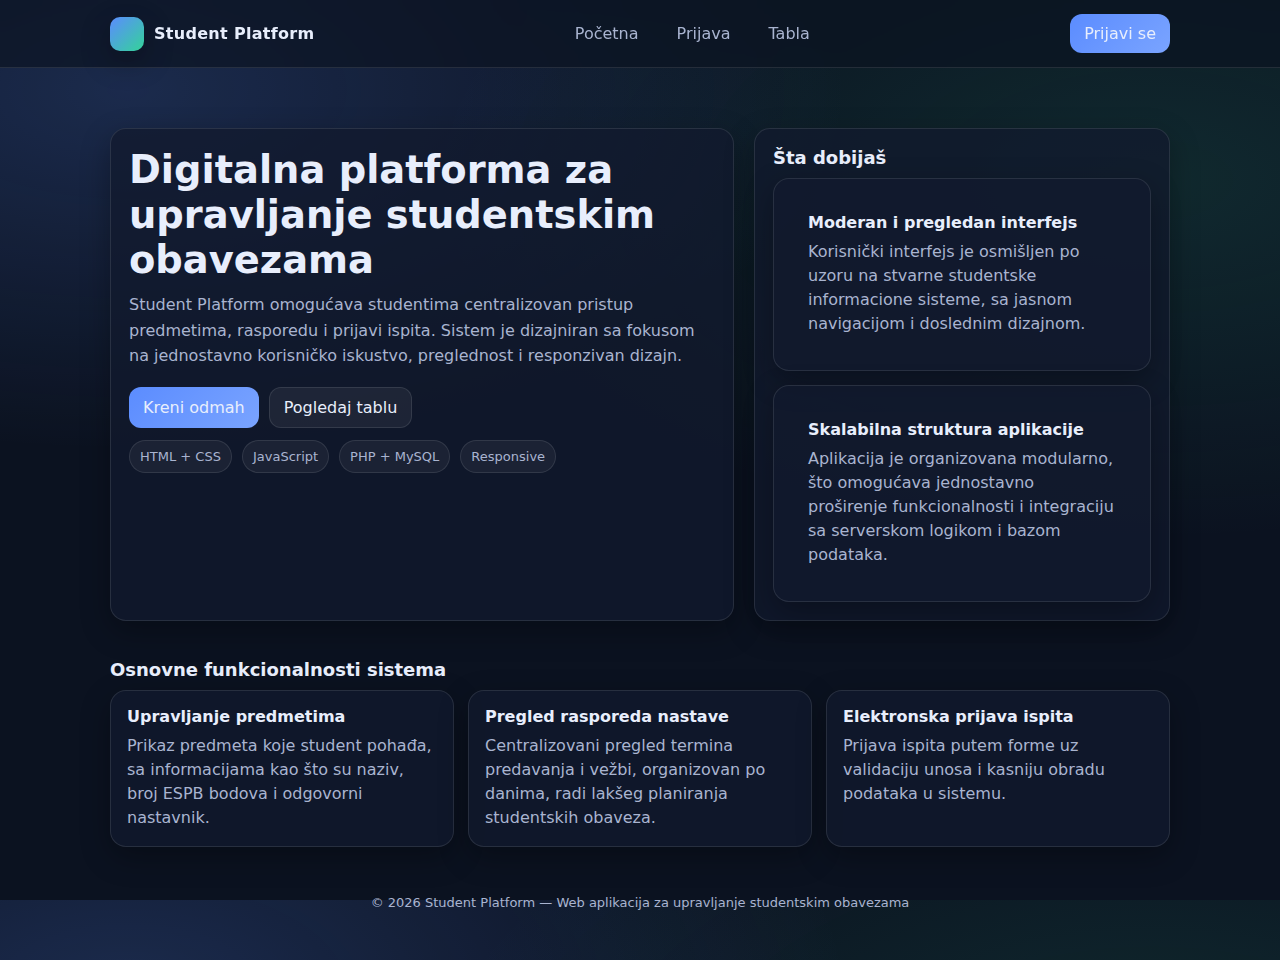
<file: index.html>
<!doctype html>
<html lang="sr">
<head>
  <meta charset="UTF-8" />
  <meta name="viewport" content="width=device-width, initial-scale=1.0" />
  <title>Student Platform</title>
  <link rel="stylesheet" href="css/stylesheet.css">
</head>

<body>
  <header class="header">
    <div class="nav-container">
      <a href="index.html" class="brand-link">
        <div class="brand-logo"></div>
        <span>Student Platform</span>
      </a>

      <nav class="nav-links">
        <a href="index.html">Početna</a>
        <a href="login.html">Prijava</a>
        <a href="dashboard.html">Tabla</a>
      </nav>

      <a class="btn btn-primary" href="login.html">Prijavi se</a>
    </div>
  </header>

  <main class="container">
    <section class="hero-section">
      <div class="card card-pad">
        <h1>Digitalna platforma za upravljanje studentskim obavezama</h1>
        <p>
          Student Platform omogućava studentima centralizovan pristup predmetima, rasporedu i prijavi ispita.
          Sistem je dizajniran sa fokusom na jednostavno korisničko iskustvo, preglednost i responzivan dizajn.
        </p>

        <div class="hero-actions">
          <a class="btn btn-primary" href="login.html">Kreni odmah</a>
          <a class="btn" href="dashboard.html">Pogledaj tablu</a>
        </div>

        <div class="tech-badges">
          <div class="tech-badge">HTML + CSS</div>
          <div class="tech-badge">JavaScript</div>
          <div class="tech-badge">PHP + MySQL</div>
          <div class="tech-badge">Responsive</div>
        </div>
      </div>

      <aside class="card card-pad">
        <div class="section-header">
          <h2>Šta dobijaš</h2>
        </div>

        <div class="grid">
          <div class="feature-card card">
            <div class="card-pad">
              <h3>Moderan i pregledan interfejs</h3>
              <p>
                Korisnički interfejs je osmišljen po uzoru na stvarne studentske informacione sisteme,
                sa jasnom navigacijom i doslednim dizajnom.
              </p>
            </div>
          </div>

          <div class="feature-card card">
            <div class="card-pad">
              <h3>Skalabilna struktura aplikacije</h3>
              <p>
                Aplikacija je organizovana modularno, što omogućava jednostavno proširenje funkcionalnosti
                i integraciju sa serverskom logikom i bazom podataka.
              </p>
            </div>
          </div>
        </div>
      </aside>
    </section>

    <section class="section">
      <div class="section-header">
        <h2>Osnovne funkcionalnosti sistema</h2>
      </div>

      <div class="grid grid-3">
        <div class="card feature-card">
          <h3>Upravljanje predmetima</h3>
          <p>
            Prikaz predmeta koje student pohađa, sa informacijama kao što su naziv,
            broj ESPB bodova i odgovorni nastavnik.
          </p>
        </div>

        <div class="card feature-card">
          <h3>Pregled rasporeda nastave</h3>
          <p>
            Centralizovani pregled termina predavanja i vežbi, organizovan po danima,
            radi lakšeg planiranja studentskih obaveza.
          </p>
        </div>

        <div class="card feature-card">
          <h3>Elektronska prijava ispita</h3>
          <p>
            Prijava ispita putem forme uz validaciju unosa i kasniju obradu podataka u sistemu.
          </p>
        </div>
      </div>
    </section>

    <div class="footer">
      © <span id="year"></span> Student Platform — Web aplikacija za upravljanje studentskim obavezama
    </div>
  </main>

  <script>
    document.getElementById("year").textContent = new Date().getFullYear();
  </script>
</body>
</html>
</file>
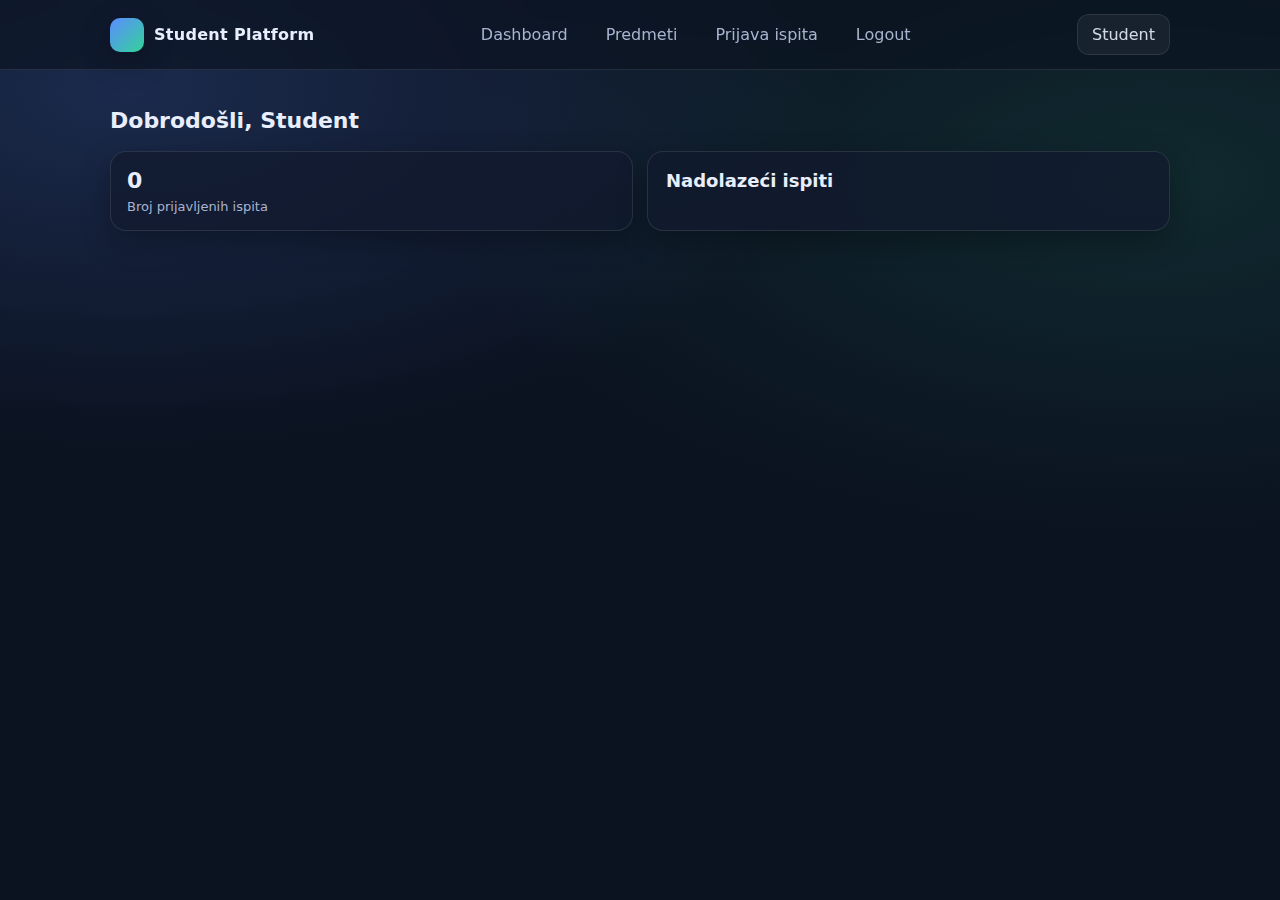
<file: dashboard.html>
<!DOCTYPE html>
<html lang="sr">
<head>
  <meta charset="UTF-8">
  <meta name="viewport" content="width=device-width, initial-scale=1.0">
  <title>Dashboard</title>
  <link rel="stylesheet" href="css/stylesheet.css">

</head>
<body>

  <header class="header">
    <div class="nav-container">
      <a class="brand-link" href="dashboard.html">
        <span class="brand-logo"></span>
        Student Platform
      </a>

      <nav class="nav-links">
        <a href="dashboard.html">Dashboard</a>
        <a href="subject.html">Predmeti</a>
        <a href="exam-register.html">Prijava ispita</a>
        <a href="../php/logout.php">Logout</a>
      </nav>

      <span class="btn" style="cursor:default; opacity:.9;">
        <span id="studentName">Student</span>
      </span>
    </div>
  </header>

  <main class="container">
    <h1 class="page-heading">Dobrodošli, <span id="studentName2">Student</span></h1>

    <div class="grid grid-2 section">
      <div class="card stat-card">
        <div class="stat-value" id="examCount">0</div>
        <div class="stat-label">Broj prijavljenih ispita</div>
      </div>

      <div class="card card-pad">
        <div class="section-header">
          <h2>Nadolazeći ispiti</h2>
        </div>
        <ul id="upcomingExams" style="margin: 0 0 0 18px;"></ul>
      </div>
    </div>
  </main>

  <script src="../js/dashboard.js"></script>
  <script>
    // da se ime prikaže i u headeru i u naslovu
    const nameEl = document.getElementById("studentName");
    const nameEl2 = document.getElementById("studentName2");
    const obs = new MutationObserver(() => { nameEl2.textContent = nameEl.textContent; });
    obs.observe(nameEl, { childList: true });
  </script>

</body>
</html>
</file>
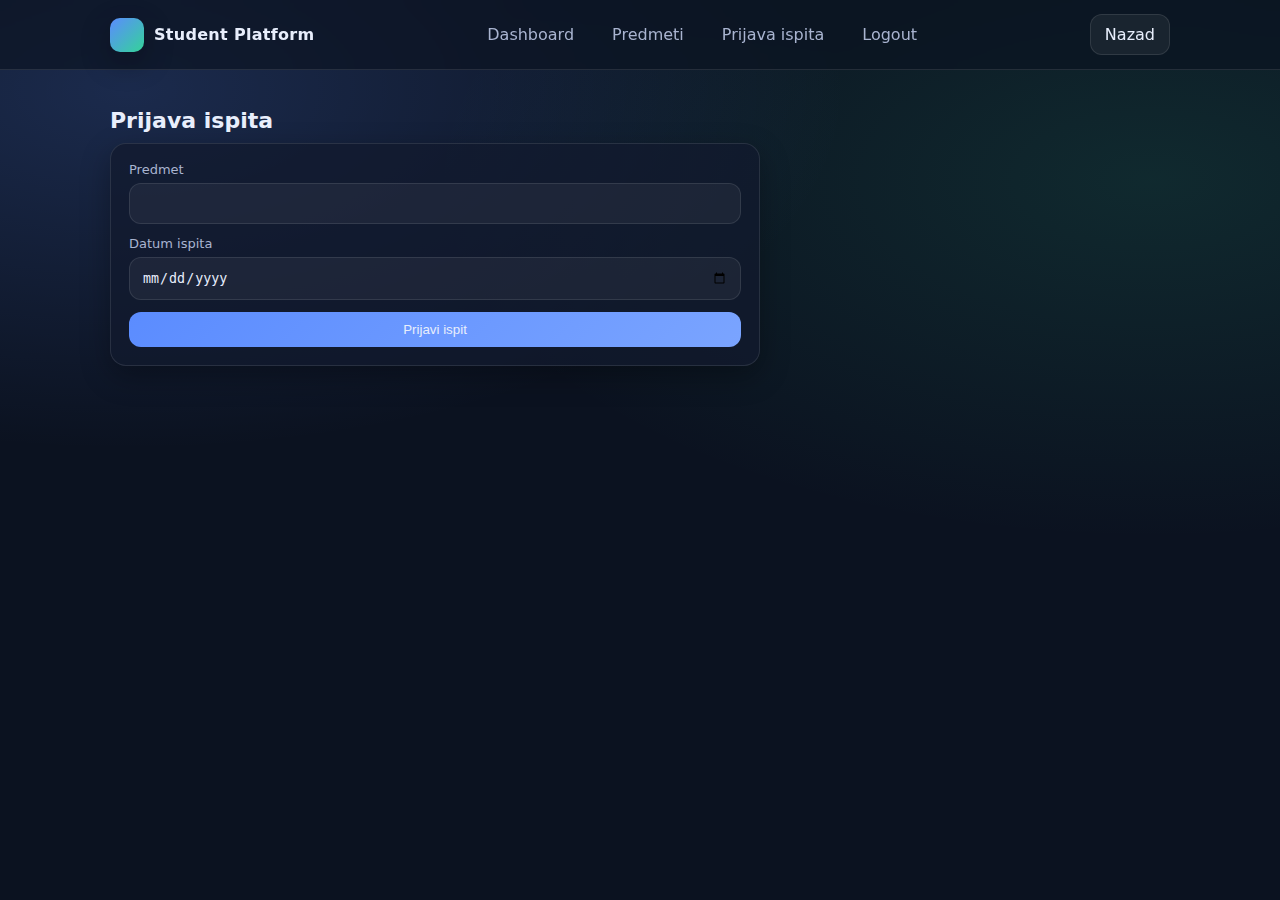
<file: exam-register.html>
<!DOCTYPE html>
<html lang="sr">
<head>
  <meta charset="UTF-8" />
  <meta name="viewport" content="width=device-width, initial-scale=1.0"/>
  <title>Prijava ispita</title>
  <link rel="stylesheet" href="../css/stylesheet.css">
</head>
<body>

  <header class="header">
    <div class="nav-container">
      <a class="brand-link" href="dashboard.html">
        <span class="brand-logo"></span>
        Student Platform
      </a>

      <nav class="nav-links">
        <a href="dashboard.html">Dashboard</a>
        <a href="subject.html">Predmeti</a>
        <a href="exam-register.html">Prijava ispita</a>
        <a href="../php/logout.php">Logout</a>
      </nav>

      <a class="btn" href="dashboard.html">Nazad</a>
    </div>
  </header>

  <main class="container">
    <h1 class="page-heading">Prijava ispita</h1>

    <div class="card card-pad form-wrap">
      <form class="form" action="../php/register_exam.php" method="POST">

        <div class="field">
          <label for="subject">Predmet</label>
          <input class="input" id="subject" type="text" name="subject" required>
        </div>

        <div class="field">
          <label for="exam_date">Datum ispita</label>
          <input class="input" id="exam_date" type="date" name="exam_date" required>
        </div>

        <button class="btn btn-primary" type="submit">Prijavi ispit</button>
      </form>
    </div>
  </main>

</body>
</html>
</file>
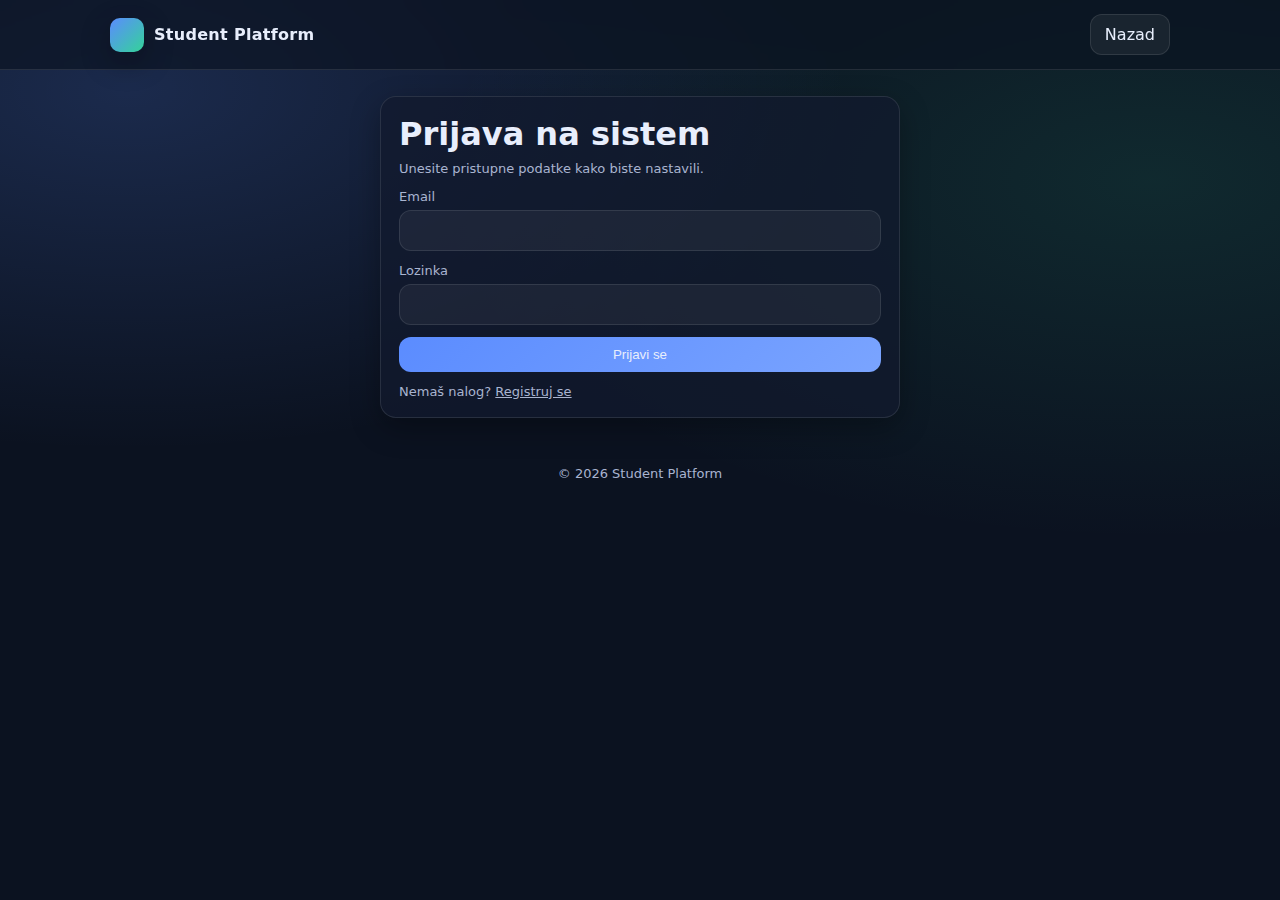
<file: login.html>
<!doctype html>
<html lang="sr">
<head>
  <meta charset="utf-8" />
  <meta name="viewport" content="width=device-width, initial-scale=1" />
  <title>Student Platform | Prijava</title>
  <link rel="stylesheet" href="css/stylesheet.css">

</head>

<body>
  <header class="header">
    <div class="nav-container">
      <a class="brand-link" href="index.html">
        <div class="brand-logo"></div>
        <span>Student Platform</span>
      </a>
      <a class="btn" href="index.html">Nazad</a>
    </div>
  </header>

  <main class="container page-top">
    <div class="card card-pad auth-card">
      <h1 class="auth-title">Prijava na sistem</h1>
      <p class="helper auth-desc">Unesite pristupne podatke kako biste nastavili.</p>

      <!-- Greška preko ?err=1 -->
      <p id="login-error" class="helper js-error" style="display:none;">Pogrešan email ili lozinka.</p>

      <form class="form" action="../php/login.php" method="post">
        <div class="field">
          <label for="email">Email</label>
          <input class="input" id="email" name="email" type="email" required />
        </div>

        <div class="field">
          <label for="pass">Lozinka</label>
          <input class="input" id="pass" name="pass" type="password" required />
        </div>

        <button class="btn btn-primary" type="submit">Prijavi se</button>

        <div class="helper">
          Nemaš nalog?
          <a href="register.html" style="text-decoration:underline;">Registruj se</a>
        </div>
      </form>
    </div>

    <div class="footer">© <span id="year"></span> Student Platform</div>
  </main>

  <script>
    document.getElementById("year").textContent = new Date().getFullYear();

    const params = new URLSearchParams(window.location.search);
    if (params.get("err") === "1") {
      const el = document.getElementById("login-error");
      if (el) el.style.display = "block";
    }
  </script>
</body>
</html>
</file>
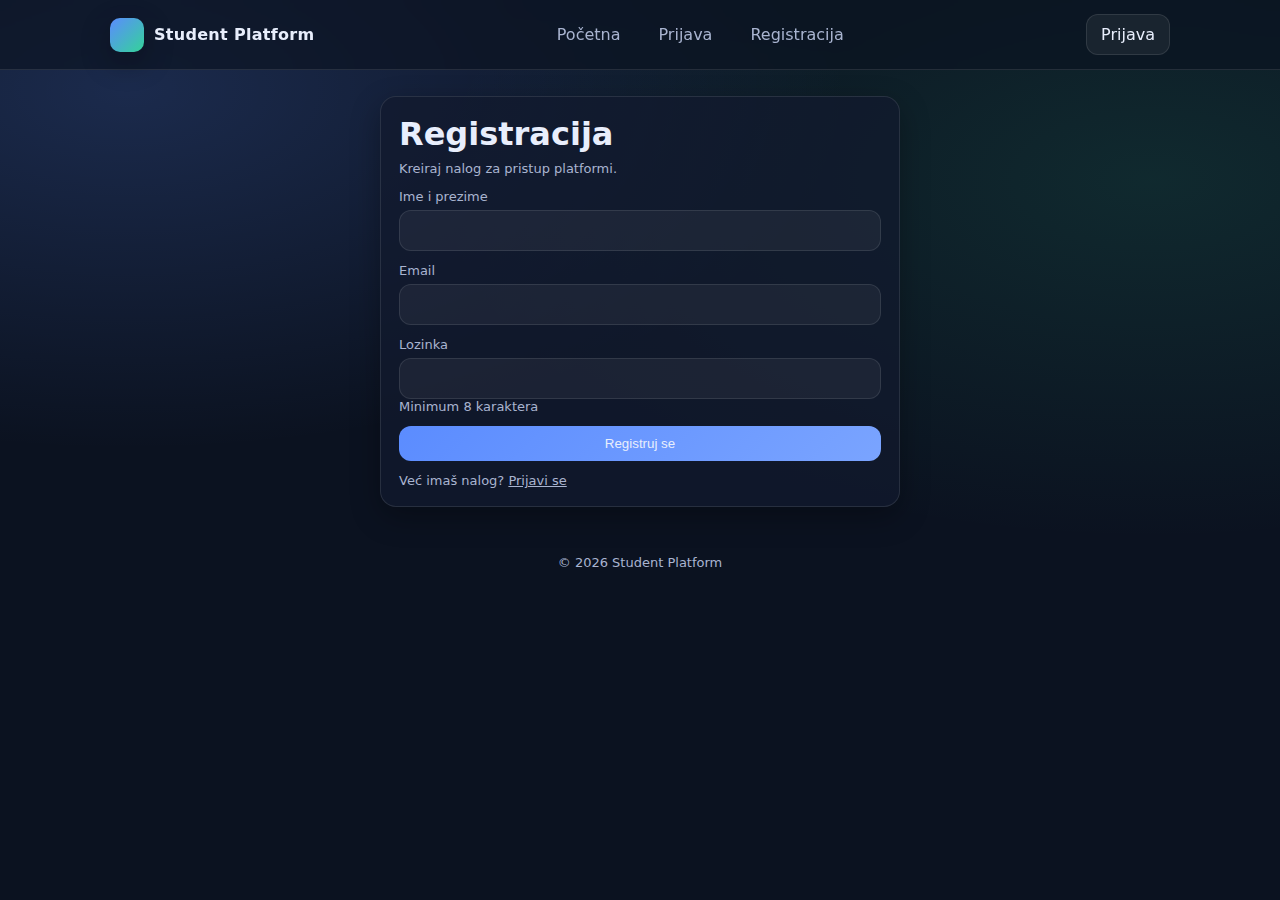
<file: register.html>
<!doctype html>
<html lang="sr">
<head>
  <meta charset="utf-8">
  <meta name="viewport" content="width=device-width, initial-scale=1">
  <title>Student Platform | Registracija</title>
  <link rel="stylesheet" href="css/stylesheet.css">

</head>

<body>
<header class="header">
  <div class="nav-container">
    <a class="brand-link" href="index.html">
      <div class="brand-logo"></div>
      <span>Student Platform</span>
    </a>

    <nav class="nav-links">
      <a href="index.html">Početna</a>
      <a href="login.html">Prijava</a>
      <a href="register.html">Registracija</a>
    </nav>

    <a class="btn" href="login.html">Prijava</a>
  </div>
</header>

<main class="container page-top">
  <div class="card card-pad auth-card">
    <h1 class="auth-title">Registracija</h1>
    <p class="helper auth-desc">Kreiraj nalog za pristup platformi.</p>

    <form class="form" action="../php/register.php" method="post">
      <div class="field">
        <label for="full_name">Ime i prezime</label>
        <input class="input" id="full_name" name="full_name" type="text" required>
      </div>

      <div class="field">
        <label for="email">Email</label>
        <input class="input" id="email" name="email" type="email" required>
      </div>

      <div class="field">
        <label for="pass">Lozinka</label>
        <input class="input" id="pass" name="pass" type="password" required>
        <div class="helper">Minimum 8 karaktera</div>
      </div>

      <button class="btn btn-primary" type="submit">Registruj se</button>

      <div class="helper">
        Već imaš nalog?
        <a href="login.html" style="text-decoration:underline;">Prijavi se</a>
      </div>
    </form>
  </div>

  <div class="footer">© <span id="year"></span> Student Platform</div>
</main>

<script>
  document.getElementById("year").textContent = new Date().getFullYear();
</script>
<script src="../js/auth.js"></script>
<script src="../js/app.js"></script>
</body>
</html>
</file>
<file: css/stylesheet.css>
:root{
  --bg: #0b1220;
  --card: #111a2e;
  --text: #e8eefc;
  --muted: #a9b4d0;
  --border: rgba(255,255,255,0.10);
  --accent: #5b8cff;
  --accent2: #34d399;

  --radius: 16px;
  --shadow: 0 10px 30px rgba(0,0,0,0.30);
  --max: 1100px;
}

*{ box-sizing:border-box; }
html,body{ height:100%; }

body{
  margin:0;
  font-family: system-ui, -apple-system, Segoe UI, Roboto, Arial, sans-serif;
  background: radial-gradient(1200px 600px at 10% 10%, rgba(91,140,255,0.20), transparent 60%),
              radial-gradient(1200px 600px at 90% 20%, rgba(52,211,153,0.12), transparent 60%),
              var(--bg);
  color:var(--text);
}

a{ color:inherit; text-decoration:none; }

.container{
  width:100%;
  max-width:var(--max);
  margin:0 auto;
  padding: 20px;
}

/* Header / Navigation */
.header{
  position: sticky;
  top:0;
  backdrop-filter: blur(10px);
  background: rgba(11,18,32,0.65);
  border-bottom: 1px solid var(--border);
  z-index: 10;
}
.nav-container{
  display:flex;
  align-items:center;
  justify-content:space-between;
  gap:16px;
  padding: 14px 20px;
  max-width:var(--max);
  margin:0 auto;
}

.brand-link{
  display:flex;
  align-items:center;
  gap:10px;
  font-weight:700;
  letter-spacing: 0.3px;
}
.brand-logo{
  width:34px;
  height:34px;
  border-radius: 10px;
  background: linear-gradient(135deg, var(--accent), var(--accent2));
  box-shadow: var(--shadow);
}

.nav-links{
  display:flex;
  gap:14px;
  align-items:center;
}
.nav-links a{
  padding:10px 12px;
  border-radius: 12px;
  color: var(--muted);
}
.nav-links a:hover{
  background: rgba(255,255,255,0.06);
  color: var(--text);
}

/* Buttons */
.btn{
  display:inline-flex;
  align-items:center;
  justify-content:center;
  gap:8px;
  padding: 10px 14px;
  border-radius: 12px;
  border: 1px solid var(--border);
  background: rgba(255,255,255,0.06);
  color: var(--text);
  cursor:pointer;
}
.btn:hover{ background: rgba(255,255,255,0.10); }

.btn-primary{
  background: linear-gradient(135deg, var(--accent), #7aa4ff);
  border: 0;
}
.btn-primary:hover{ filter: brightness(1.05); }

/* Cards */
.card{
  background: rgba(17,26,46,0.75);
  border: 1px solid var(--border);
  border-radius: var(--radius);
  box-shadow: var(--shadow);
}
.card-pad{ padding: 18px; }

/* Hero */
.hero-section{
  padding: 40px 0 20px;
  display:grid;
  grid-template-columns: 1.2fr 0.8fr;
  gap: 20px;
  align-items: stretch;
}
.hero-section h1{
  margin:0 0 10px;
  font-size: clamp(26px, 3vw, 40px);
}
.hero-section p{
  margin:0 0 18px;
  color: var(--muted);
  line-height: 1.6;
}

/* Hero actions (umjesto inline style) */
.hero-actions{
  display:flex;
  gap:10px;
  flex-wrap:wrap;
}

/* Tech badges */
.tech-badges{
  display:flex;
  flex-wrap:wrap;
  gap:10px;
  margin-top: 12px;
}
.tech-badge{
  padding: 8px 10px;
  border-radius: 999px;
  font-size: 13px;
  border: 1px solid var(--border);
  background: rgba(255,255,255,0.05);
  color: var(--muted);
}

/* Sections */
.section{ margin: 18px 0 28px; }

.section-header{
  display:flex;
  align-items:center;
  justify-content:space-between;
  gap:10px;
  margin-bottom: 10px;
}
.section-header h2{
  margin:0;
  font-size: 18px;
}

/* Grids */
.grid{ display:grid; gap: 14px; }
.grid-3{ grid-template-columns: repeat(3, 1fr); }
.grid-2{ grid-template-columns: repeat(2, 1fr); }

/* Feature cards */
.feature-card{ padding: 16px; }
.feature-card h3{ margin:0 0 8px; font-size: 16px; }
.feature-card p{ margin:0; color: var(--muted); line-height: 1.5; }

/* Forms */
.form{ display:grid; gap: 12px; }

.field label{
  display:block;
  font-size: 13px;
  color: var(--muted);
  margin-bottom: 6px;
}

.input{
  width:100%;
  padding: 12px 12px;
  border-radius: 12px;
  border: 1px solid var(--border);
  background: rgba(255,255,255,0.05);
  color: var(--text);
  outline:none;
}
.input:focus{
  border-color: rgba(91,140,255,0.6);
  box-shadow: 0 0 0 4px rgba(91,140,255,0.15);
}

.helper{
  color: var(--muted);
  font-size: 13px;
}

/* Dashboard */
.page-heading{
  margin: 18px 0 10px;
  font-size: 22px;
}

.stat-card{
  padding: 16px;
  display:flex;
  flex-direction:column;
  gap: 6px;
}
.stat-value{
  font-size: 22px;
  font-weight: 700;
}
.stat-label{
  color: var(--muted);
  font-size: 13px;
}

/* Table */
.table-wrap{
  overflow:hidden;
}
.table{
  width:100%;
  border-collapse: collapse;
}
.table th, .table td{
  text-align:left;
  padding: 12px 12px;
  border-bottom: 1px solid var(--border);
  color: var(--text);
}
.table th{
  color: var(--muted);
  font-size: 13px;
  font-weight:600;
}
.table tr:hover td{ background: rgba(255,255,255,0.04); }

/* Footer */
.footer{
  margin-top: 30px;
  padding: 18px 0 30px;
  color: var(--muted);
  text-align:center;
  font-size: 13px;
}

/* Small helper classes */
.page-top{ padding-top: 26px; }      /* za login/register */
.form-wrap{ max-width: 650px; }      /* za exam form card */
.helper-top{ margin-top: 0; }
.form-msg{ margin: 0 0 10px; }

/* Auth pages */
.auth-card{
  max-width: 520px;
  margin: 0 auto;
}
.auth-title{ margin: 0 0 8px; }
.auth-desc{ margin-top: 0; }

@media (max-width: 900px){
  .hero-section{ grid-template-columns: 1fr; }
  .grid-3{ grid-template-columns: 1fr; }
  .grid-2{ grid-template-columns: 1fr; }
  .nav-links{ display:none; }
}
.js-error{
  color: #ffb4b4;
  margin: 6px 0 0;
}
.nav {
  display: flex;
  justify-content: space-between;
  align-items: center;
  padding: 14px 20px;
  border-bottom: 1px solid rgba(255,255,255,0.10);
}

.nav-left, .nav-right {
  display: flex;
  align-items: center;
  gap: 14px;
}

.nav-link {
  color: #ffffff;
  text-decoration: none;
  font-weight: 600;
  opacity: 0.9;
}

.nav-link:hover {
  opacity: 1;
  text-decoration: underline;
}

.nav-link.active {
  opacity: 1;
  text-decoration: underline;
}
</file>
